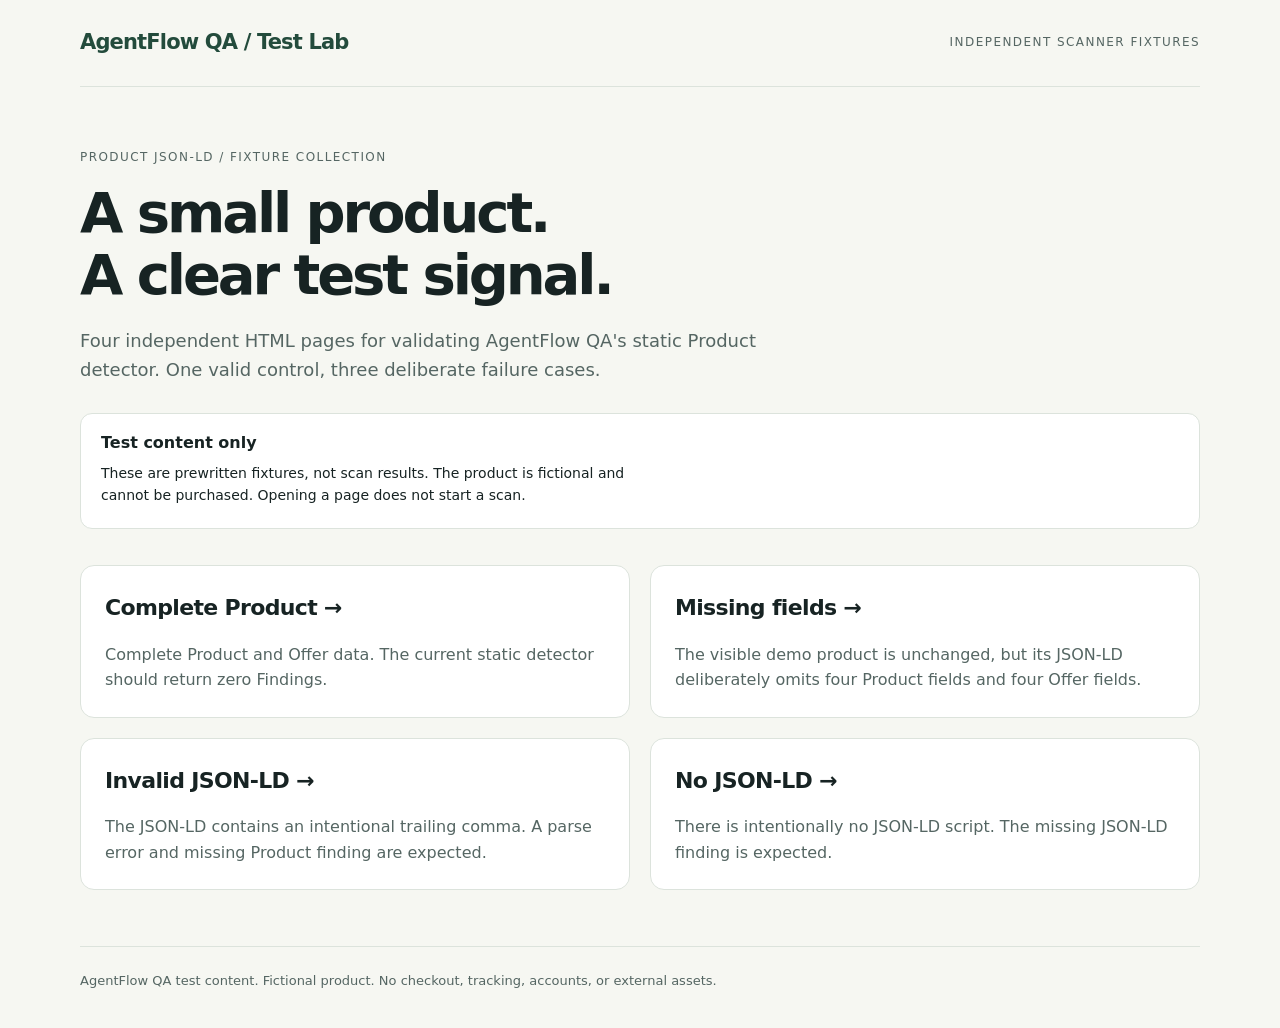
<file: index.html>
<!doctype html>
<html lang="en">
<head>
  <meta charset="utf-8">
  <meta name="viewport" content="width=device-width, initial-scale=1">
  <meta name="robots" content="noindex, nofollow">
  <meta name="description" content="Independent AgentFlow QA static test fixtures. Fictional products; no purchase or account features.">
  <title>Product fixtures | AgentFlow QA Test Lab</title>
  <link rel="stylesheet" href="assets/styles.css">
</head>
<body>
  <a class="skip" href="#main">Skip to content</a>
  <header><a class="brand" href="index.html">AgentFlow QA <span aria-hidden="true">/</span> Test Lab</a><span class="label">Independent scanner fixtures</span></header>
  <main id="main">
    <span class="label">Product JSON-LD / Fixture collection</span>
    <h1>A small product.<br>A clear test signal.</h1>
    <p class="lead">Four independent HTML pages for validating AgentFlow QA's static Product detector. One valid control, three deliberate failure cases.</p>
    <div class="notice"><strong>Test content only</strong><p>These are prewritten fixtures, not scan results. The product is fictional and cannot be purchased. Opening a page does not start a scan.</p></div>
    <div class="cards">
      <a class="card" href="valid-product/"><h2>Complete Product <span aria-hidden="true">&rarr;</span></h2><p>Complete Product and Offer data. The current static detector should return zero Findings.</p></a>
      <a class="card" href="missing-fields/"><h2>Missing fields <span aria-hidden="true">&rarr;</span></h2><p>The visible demo product is unchanged, but its JSON-LD deliberately omits four Product fields and four Offer fields.</p></a>
      <a class="card" href="invalid-jsonld/"><h2>Invalid JSON-LD <span aria-hidden="true">&rarr;</span></h2><p>The JSON-LD contains an intentional trailing comma. A parse error and missing Product finding are expected.</p></a>
      <a class="card" href="no-jsonld/"><h2>No JSON-LD <span aria-hidden="true">&rarr;</span></h2><p>There is intentionally no JSON-LD script. The missing JSON-LD finding is expected.</p></a>
    </div></main>
  <footer>AgentFlow QA test content. Fictional product. No checkout, tracking, accounts, or external assets.</footer>
</body>
</html>
</file>
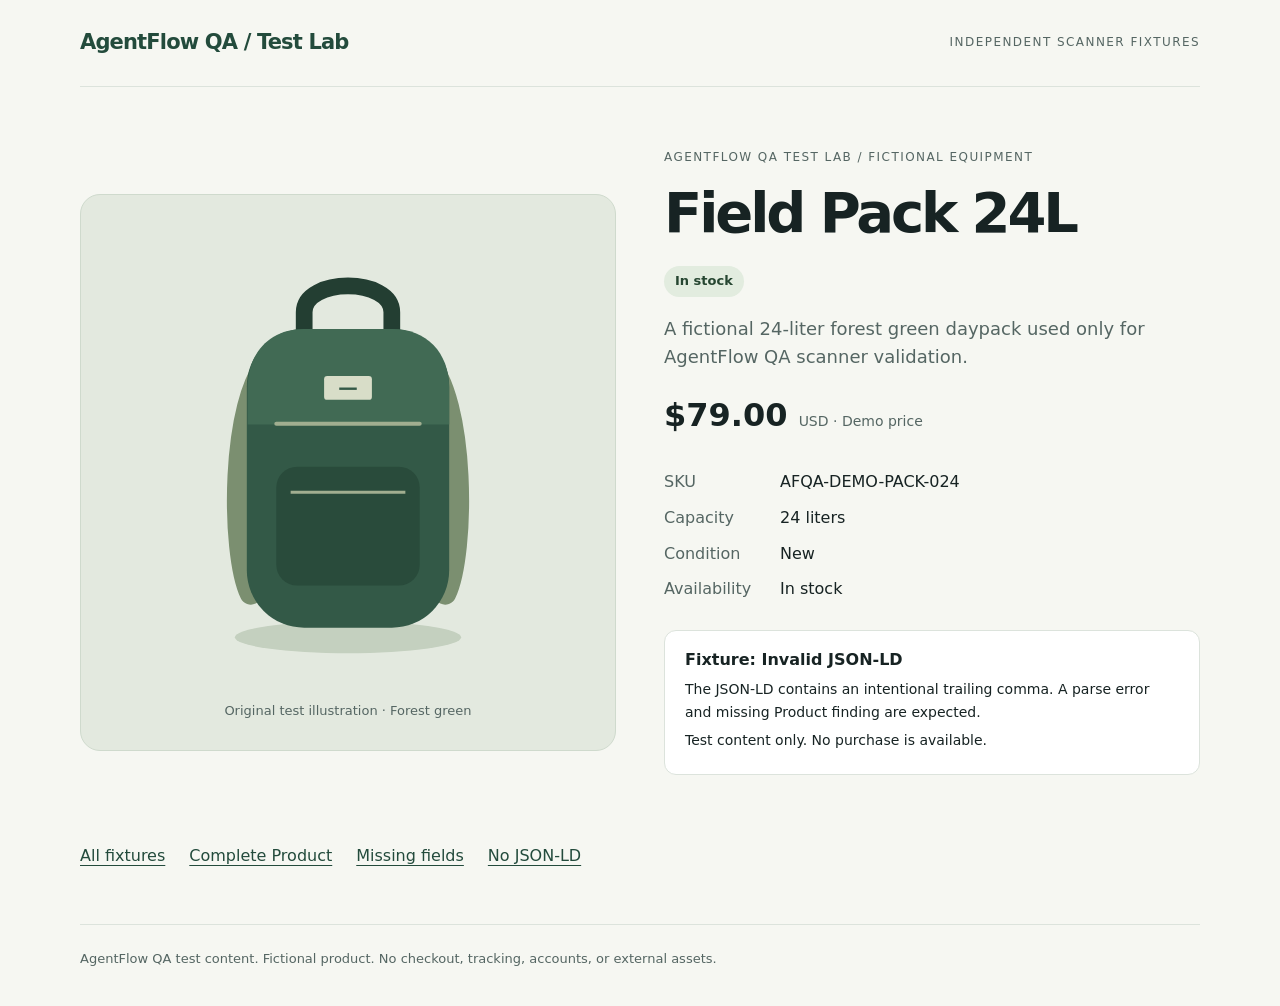
<file: invalid-jsonld/index.html>
<!doctype html>
<html lang="en">
<head>
  <meta charset="utf-8">
  <meta name="viewport" content="width=device-width, initial-scale=1">
  <meta name="robots" content="noindex, nofollow">
  <meta name="description" content="Independent AgentFlow QA static test fixtures. Fictional products; no purchase or account features.">
  <title>Invalid JSON-LD | AgentFlow QA Test Lab</title>
  <link rel="stylesheet" href="../assets/styles.css">
  <script type="application/ld+json">
{
  "@context": "https://schema.org",
  "@type": "Product",
  "name": "Field Pack 24L",
}
  </script>
</head>
<body>
  <a class="skip" href="#main">Skip to content</a>
  <header><a class="brand" href="../index.html">AgentFlow QA <span aria-hidden="true">/</span> Test Lab</a><span class="label">Independent scanner fixtures</span></header>
  <main id="main">
    <div class="grid">
      <figure class="art"><img src="../assets/field-pack.svg" width="600" height="600" alt="Forest green Field Pack 24L backpack"><figcaption>Original test illustration &middot; Forest green</figcaption></figure>
      <section aria-labelledby="product-name">
        <span class="label">AgentFlow QA Test Lab / Fictional equipment</span>
        <h1 id="product-name">Field Pack 24L</h1>
        <span class="badge">In stock</span>
        <p class="lead">A fictional 24-liter forest green daypack used only for AgentFlow QA scanner validation.</p>
        <p class="price">$79.00 <small>USD &middot; Demo price</small></p>
        <dl><dt>SKU</dt><dd>AFQA-DEMO-PACK-024</dd><dt>Capacity</dt><dd>24 liters</dd><dt>Condition</dt><dd>New</dd><dt>Availability</dt><dd>In stock</dd></dl>
        <div class="notice"><strong>Fixture: Invalid JSON-LD</strong><p>The JSON-LD contains an intentional trailing comma. A parse error and missing Product finding are expected.</p><p>Test content only. No purchase is available.</p></div>
      </section>
    </div>
    <nav aria-label="Test fixtures"><a href="../">All fixtures</a><a href="../valid-product/">Complete Product</a><a href="../missing-fields/">Missing fields</a><a href="../no-jsonld/">No JSON-LD</a></nav></main>
  <footer>AgentFlow QA test content. Fictional product. No checkout, tracking, accounts, or external assets.</footer>
</body>
</html>
</file>
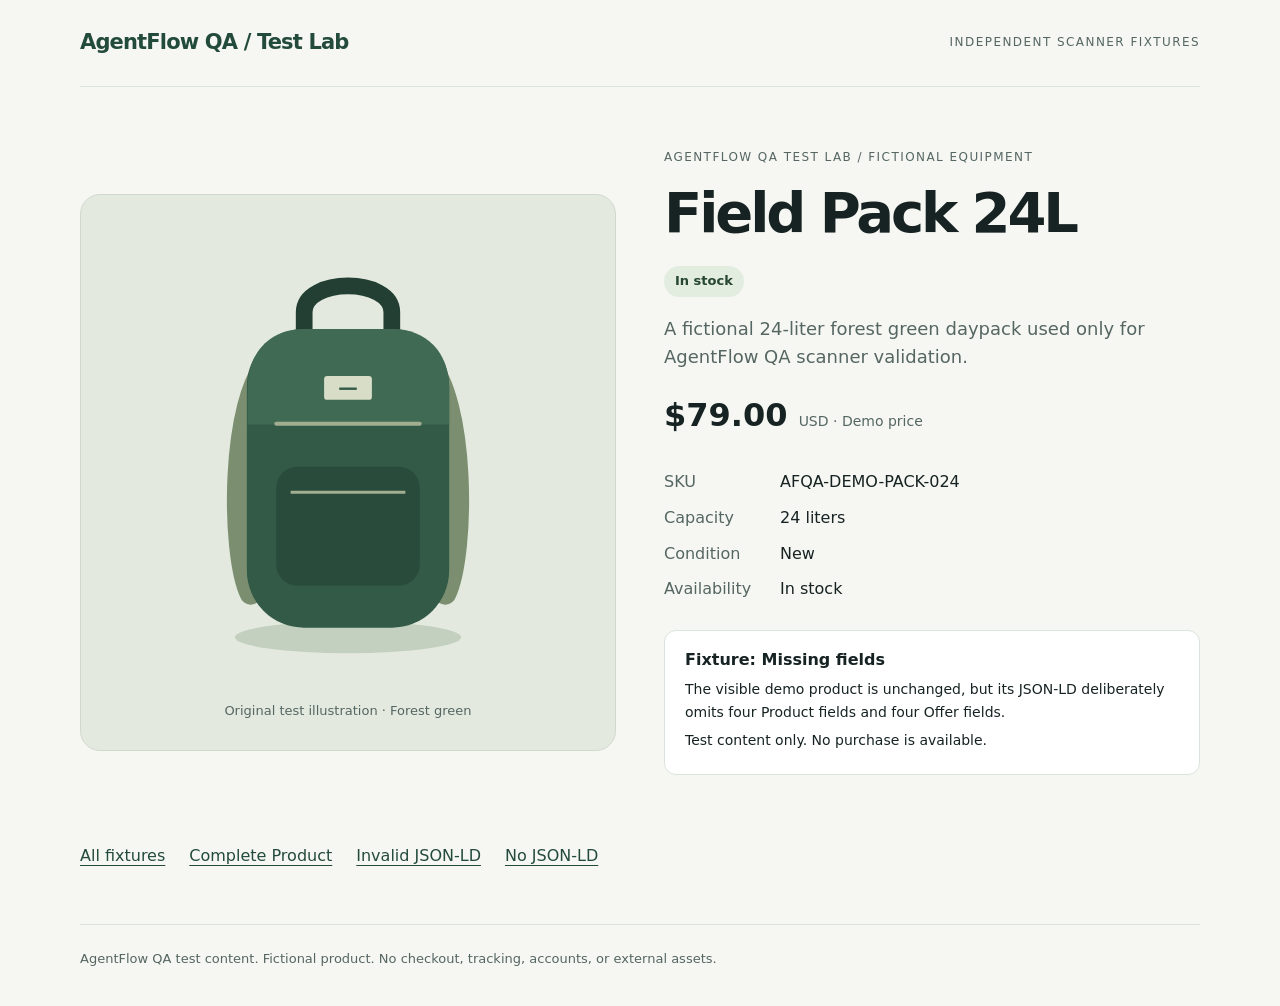
<file: missing-fields/index.html>
<!doctype html>
<html lang="en">
<head>
  <meta charset="utf-8">
  <meta name="viewport" content="width=device-width, initial-scale=1">
  <meta name="robots" content="noindex, nofollow">
  <meta name="description" content="Independent AgentFlow QA static test fixtures. Fictional products; no purchase or account features.">
  <title>Missing fields | AgentFlow QA Test Lab</title>
  <link rel="stylesheet" href="../assets/styles.css">
  <script type="application/ld+json">
{
  "@context": "https://schema.org",
  "@type": "Product",
  "offers": {
    "@type": "Offer"
  }
}
  </script>
</head>
<body>
  <a class="skip" href="#main">Skip to content</a>
  <header><a class="brand" href="../index.html">AgentFlow QA <span aria-hidden="true">/</span> Test Lab</a><span class="label">Independent scanner fixtures</span></header>
  <main id="main">
    <div class="grid">
      <figure class="art"><img src="../assets/field-pack.svg" width="600" height="600" alt="Forest green Field Pack 24L backpack"><figcaption>Original test illustration &middot; Forest green</figcaption></figure>
      <section aria-labelledby="product-name">
        <span class="label">AgentFlow QA Test Lab / Fictional equipment</span>
        <h1 id="product-name">Field Pack 24L</h1>
        <span class="badge">In stock</span>
        <p class="lead">A fictional 24-liter forest green daypack used only for AgentFlow QA scanner validation.</p>
        <p class="price">$79.00 <small>USD &middot; Demo price</small></p>
        <dl><dt>SKU</dt><dd>AFQA-DEMO-PACK-024</dd><dt>Capacity</dt><dd>24 liters</dd><dt>Condition</dt><dd>New</dd><dt>Availability</dt><dd>In stock</dd></dl>
        <div class="notice"><strong>Fixture: Missing fields</strong><p>The visible demo product is unchanged, but its JSON-LD deliberately omits four Product fields and four Offer fields.</p><p>Test content only. No purchase is available.</p></div>
      </section>
    </div>
    <nav aria-label="Test fixtures"><a href="../">All fixtures</a><a href="../valid-product/">Complete Product</a><a href="../invalid-jsonld/">Invalid JSON-LD</a><a href="../no-jsonld/">No JSON-LD</a></nav></main>
  <footer>AgentFlow QA test content. Fictional product. No checkout, tracking, accounts, or external assets.</footer>
</body>
</html>
</file>
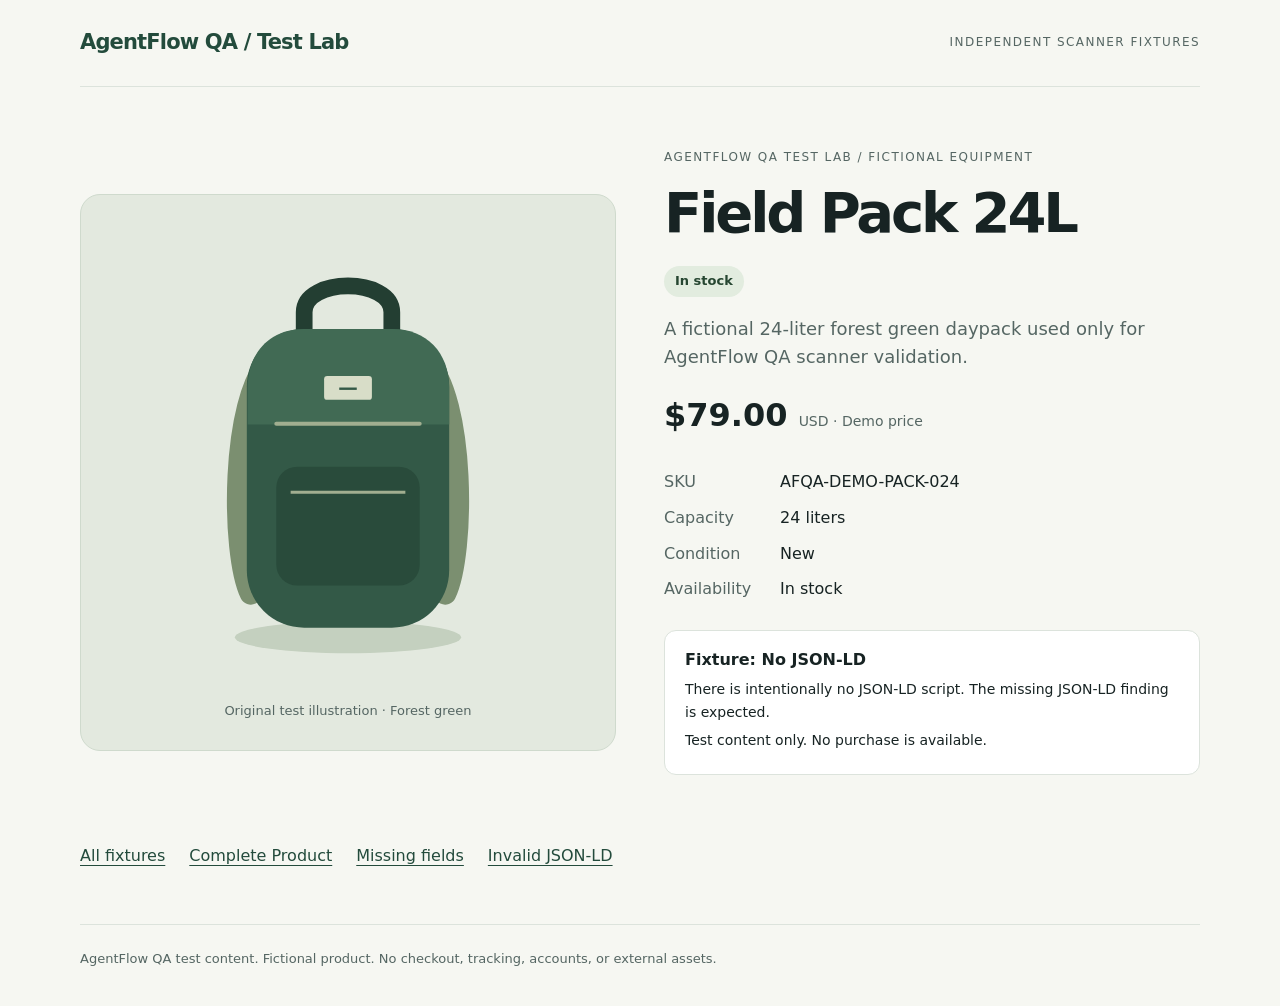
<file: no-jsonld/index.html>
<!doctype html>
<html lang="en">
<head>
  <meta charset="utf-8">
  <meta name="viewport" content="width=device-width, initial-scale=1">
  <meta name="robots" content="noindex, nofollow">
  <meta name="description" content="Independent AgentFlow QA static test fixtures. Fictional products; no purchase or account features.">
  <title>No JSON-LD | AgentFlow QA Test Lab</title>
  <link rel="stylesheet" href="../assets/styles.css">
</head>
<body>
  <a class="skip" href="#main">Skip to content</a>
  <header><a class="brand" href="../index.html">AgentFlow QA <span aria-hidden="true">/</span> Test Lab</a><span class="label">Independent scanner fixtures</span></header>
  <main id="main">
    <div class="grid">
      <figure class="art"><img src="../assets/field-pack.svg" width="600" height="600" alt="Forest green Field Pack 24L backpack"><figcaption>Original test illustration &middot; Forest green</figcaption></figure>
      <section aria-labelledby="product-name">
        <span class="label">AgentFlow QA Test Lab / Fictional equipment</span>
        <h1 id="product-name">Field Pack 24L</h1>
        <span class="badge">In stock</span>
        <p class="lead">A fictional 24-liter forest green daypack used only for AgentFlow QA scanner validation.</p>
        <p class="price">$79.00 <small>USD &middot; Demo price</small></p>
        <dl><dt>SKU</dt><dd>AFQA-DEMO-PACK-024</dd><dt>Capacity</dt><dd>24 liters</dd><dt>Condition</dt><dd>New</dd><dt>Availability</dt><dd>In stock</dd></dl>
        <div class="notice"><strong>Fixture: No JSON-LD</strong><p>There is intentionally no JSON-LD script. The missing JSON-LD finding is expected.</p><p>Test content only. No purchase is available.</p></div>
      </section>
    </div>
    <nav aria-label="Test fixtures"><a href="../">All fixtures</a><a href="../valid-product/">Complete Product</a><a href="../missing-fields/">Missing fields</a><a href="../invalid-jsonld/">Invalid JSON-LD</a></nav></main>
  <footer>AgentFlow QA test content. Fictional product. No checkout, tracking, accounts, or external assets.</footer>
</body>
</html>
</file>
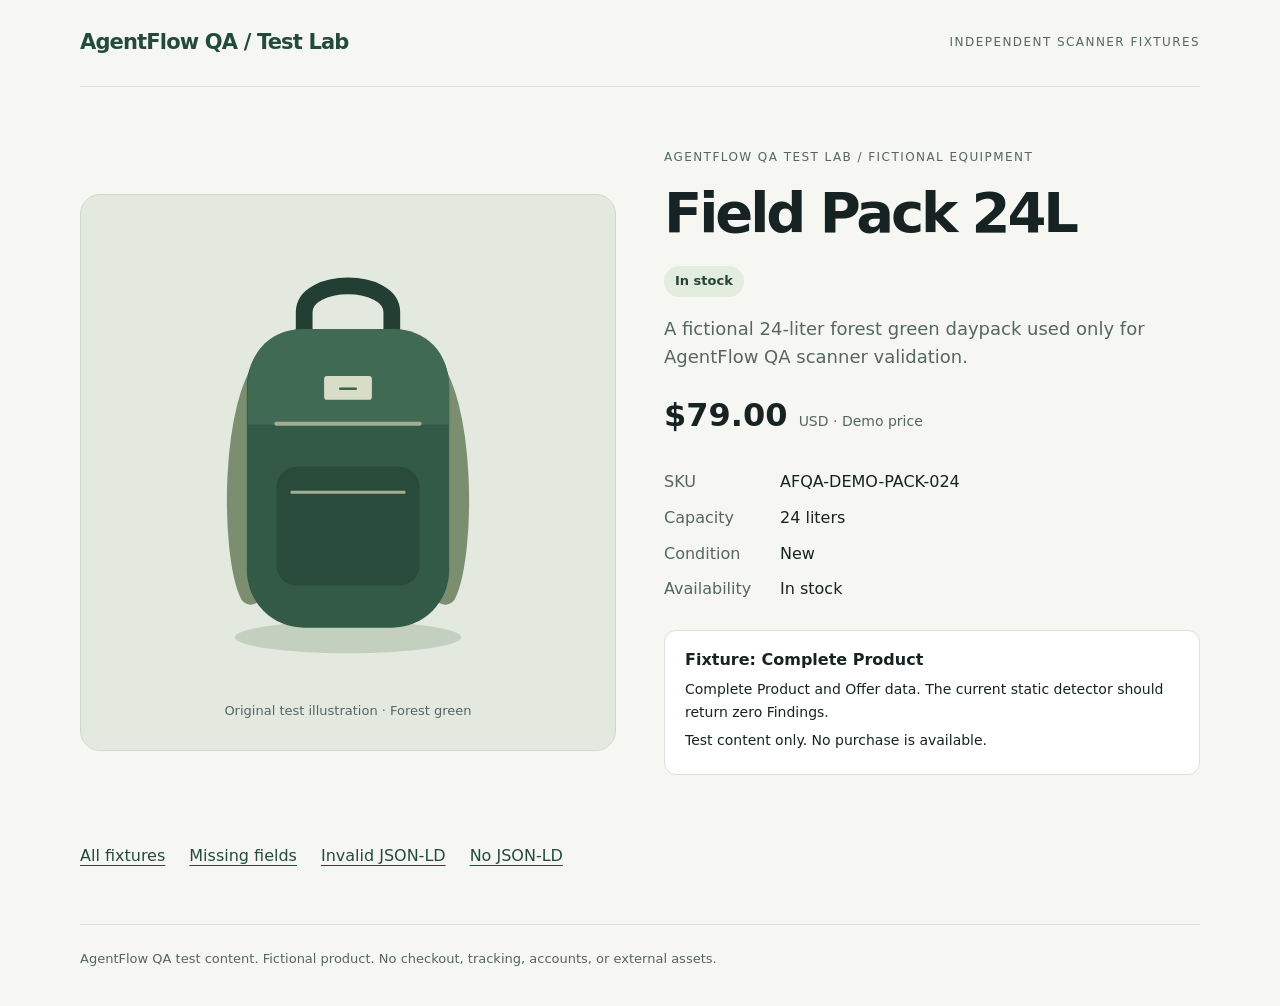
<file: valid-product/index.html>
<!doctype html>
<html lang="en">
<head>
  <meta charset="utf-8">
  <meta name="viewport" content="width=device-width, initial-scale=1">
  <meta name="robots" content="noindex, nofollow">
  <meta name="description" content="Independent AgentFlow QA static test fixtures. Fictional products; no purchase or account features.">
  <title>Complete Product | AgentFlow QA Test Lab</title>
  <link rel="stylesheet" href="../assets/styles.css">
  <script type="application/ld+json">
{
  "@context": "https://schema.org",
  "@type": "Product",
  "name": "Field Pack 24L",
  "description": "A fictional 24-liter forest green daypack used only for AgentFlow QA scanner validation.",
  "image": "../assets/field-pack.svg",
  "sku": "AFQA-DEMO-PACK-024",
  "brand": {
    "@type": "Brand",
    "name": "AgentFlow QA Test Lab"
  },
  "offers": {
    "@type": "Offer",
    "price": "79.00",
    "priceCurrency": "USD",
    "availability": "https://schema.org/InStock",
    "itemCondition": "https://schema.org/NewCondition",
    "url": "./"
  }
}
  </script>
</head>
<body>
  <a class="skip" href="#main">Skip to content</a>
  <header><a class="brand" href="../index.html">AgentFlow QA <span aria-hidden="true">/</span> Test Lab</a><span class="label">Independent scanner fixtures</span></header>
  <main id="main">
    <div class="grid">
      <figure class="art"><img src="../assets/field-pack.svg" width="600" height="600" alt="Forest green Field Pack 24L backpack"><figcaption>Original test illustration &middot; Forest green</figcaption></figure>
      <section aria-labelledby="product-name">
        <span class="label">AgentFlow QA Test Lab / Fictional equipment</span>
        <h1 id="product-name">Field Pack 24L</h1>
        <span class="badge">In stock</span>
        <p class="lead">A fictional 24-liter forest green daypack used only for AgentFlow QA scanner validation.</p>
        <p class="price">$79.00 <small>USD &middot; Demo price</small></p>
        <dl><dt>SKU</dt><dd>AFQA-DEMO-PACK-024</dd><dt>Capacity</dt><dd>24 liters</dd><dt>Condition</dt><dd>New</dd><dt>Availability</dt><dd>In stock</dd></dl>
        <div class="notice"><strong>Fixture: Complete Product</strong><p>Complete Product and Offer data. The current static detector should return zero Findings.</p><p>Test content only. No purchase is available.</p></div>
      </section>
    </div>
    <nav aria-label="Test fixtures"><a href="../">All fixtures</a><a href="../missing-fields/">Missing fields</a><a href="../invalid-jsonld/">Invalid JSON-LD</a><a href="../no-jsonld/">No JSON-LD</a></nav></main>
  <footer>AgentFlow QA test content. Fictional product. No checkout, tracking, accounts, or external assets.</footer>
</body>
</html>
</file>
<file: assets/styles.css>
:root { color-scheme: light; --ink: #172323; --muted: #556663; --line: #dce3dc; --paper: #f6f7f2; --accent: #234b3c; }
* { box-sizing: border-box; }
body { margin: 0; background: var(--paper); color: var(--ink); font: 16px/1.6 system-ui, sans-serif; }
a { color: var(--accent); text-underline-offset: .22em; }
a:focus-visible { outline: 3px solid #8b4cc4; outline-offset: 5px; border-radius: 3px; }
.skip { position: absolute; top: -100px; left: 16px; padding: 12px; background: white; z-index: 2; }
.skip:focus { top: 12px; }
header, main, footer { width: min(1120px, calc(100% - 48px)); margin-inline: auto; }
header { display: flex; gap: 16px; justify-content: space-between; align-items: center; padding-block: 26px; border-bottom: 1px solid var(--line); flex-wrap: wrap; }
.brand { font-weight: 750; letter-spacing: -.04em; font-size: 21px; text-decoration: none; }
.label { font-size: 12px; letter-spacing: .12em; text-transform: uppercase; color: var(--muted); }
main { padding-block: 56px; }
h1 { font-size: clamp(32px, 5vw, 56px); line-height: 1.1; letter-spacing: -.055em; margin: 14px 0 22px; }
h2 { font-size: 22px; letter-spacing: -.03em; }
p { max-width: 64ch; }
.lead { color: var(--muted); font-size: 18px; }
.grid { display: grid; grid-template-columns: 1fr 1fr; gap: 48px; align-items: center; }
.art { margin: 0; background: #e3e9df; border: 1px solid #cfdacd; border-radius: 20px; padding: 28px; }
.art img { display: block; width: 100%; height: auto; }
.art figcaption { text-align: center; color: var(--muted); font-size: 13px; }
.badge { display: inline-block; border-radius: 30px; padding: 5px 11px; background: #e2ecdf; color: #264631; font-size: 13px; font-weight: 650; }
.price { font-size: 32px; font-weight: 700; margin: 18px 0; }
.price small { font-size: 14px; color: var(--muted); font-weight: 400; }
dl { display: grid; grid-template-columns: 100px 1fr; gap: 10px 16px; margin-block: 28px; }
dt { color: var(--muted); }
dd { margin: 0; overflow-wrap: anywhere; }
.notice { border: 1px solid var(--line); padding: 16px 20px; background: white; border-radius: 12px; margin-block: 28px; }
.notice p { margin: 6px 0; font-size: 14px; }
.cards { display: grid; grid-template-columns: repeat(2, 1fr); gap: 20px; margin-top: 36px; }
.card { border: 1px solid var(--line); background: white; border-radius: 14px; padding: 24px; text-decoration: none; color: inherit; }
.card:hover { border-color: var(--accent); }
.card p { color: var(--muted); margin-bottom: 0; }
.card h2 { margin: 0; }
nav { display: flex; flex-wrap: wrap; gap: 12px 24px; margin-top: 40px; }
footer { padding-block: 24px 36px; border-top: 1px solid var(--line); font-size: 13px; color: var(--muted); }
code { overflow-wrap: anywhere; }
@media (max-width: 680px) {
  header, main, footer { width: calc(100% - 32px); }
  main { padding-block: 32px; }
  .grid, .cards { grid-template-columns: 1fr; gap: 24px; }
  .art { padding: 16px; }
  .label { font-size: 11px; }
}
</file>
